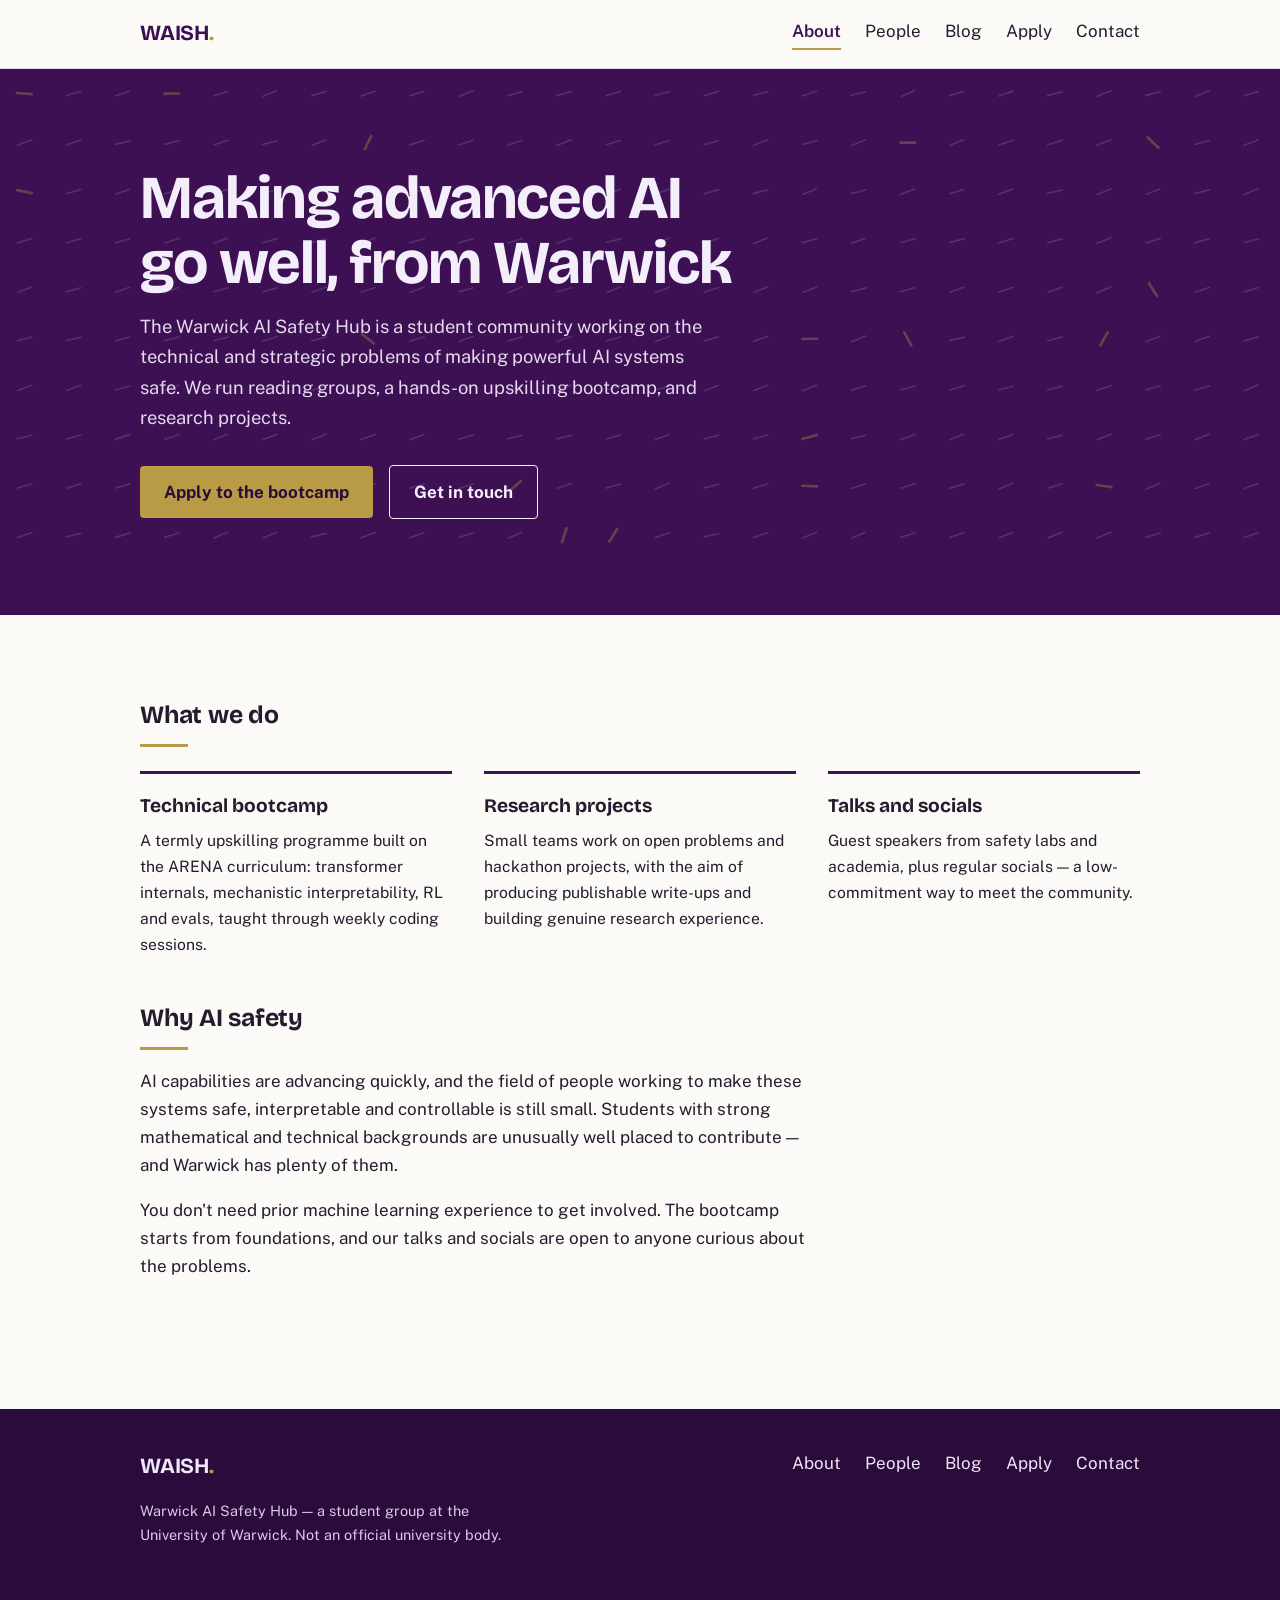
<file: index.html>
<!DOCTYPE html>
<html lang="en-GB">
<head>
  <meta charset="UTF-8">
  <meta name="viewport" content="width=device-width, initial-scale=1.0">
  <title>Warwick AI Safety Hub</title>
  <meta name="description" content="WAISH is the University of Warwick's student group for technical AI safety: reading groups, an ARENA-based bootcamp, talks and research projects.">
  <link rel="preconnect" href="https://fonts.googleapis.com">
  <link href="https://fonts.googleapis.com/css2?family=Bricolage+Grotesque:wght@500;700&family=Public+Sans:wght@400;600;700&display=swap" rel="stylesheet">
  <link rel="stylesheet" href="style.css">
</head>
<body>

<header class="site-header">
  <div class="inner">
    <a class="wordmark" href="index.html">WAISH<span>.</span></a>
    <nav class="site-nav" aria-label="Main">
      <a href="index.html" aria-current="page">About</a>
      <a href="people.html">People</a>
      <a href="https://waish.substack.com">Blog</a>
      <a href="apply.html">Apply</a>
      <a href="contact.html">Contact</a>
    </nav>
  </div>
</header>

<section class="hero">
  <!-- Decorative "alignment field": tick marks that mostly agree, a few that don't -->
  <svg class="field" id="alignment-field" aria-hidden="true" preserveAspectRatio="xMidYMid slice"></svg>
  <div class="inner">
    <h1>Making advanced AI go well, from Warwick</h1>
    <p>The Warwick AI Safety Hub is a student community working on the technical and strategic problems of making powerful AI systems safe. We run reading groups, a hands-on upskilling bootcamp, and research projects.</p>
    <a class="button" href="apply.html">Apply to the bootcamp</a>
    <a class="button quiet" href="contact.html">Get in touch</a>
  </div>
</section>

<main>
  <h2>What we do</h2>
  <div class="activities">
    <div class="activity">
      <h3>Technical bootcamp</h3>
      <p>A termly upskilling programme built on the ARENA curriculum: transformer internals, mechanistic interpretability, RL and evals, taught through weekly coding sessions.</p>
    </div>
    <div class="activity">
      <h3>Research projects</h3>
      <p>Small teams work on open problems and hackathon projects, with the aim of producing publishable write-ups and building genuine research experience.</p>
    </div>
    <div class="activity">
      <h3>Talks and socials</h3>
      <p>Guest speakers from safety labs and academia, plus regular socials — a low-commitment way to meet the community.</p>
    </div>
  </div>

  <h2>Why AI safety</h2>
  <p>AI capabilities are advancing quickly, and the field of people working to make these systems safe, interpretable and controllable is still small. Students with strong mathematical and technical backgrounds are unusually well placed to contribute — and Warwick has plenty of them.</p>
  <p>You don't need prior machine learning experience to get involved. The bootcamp starts from foundations, and our talks and socials are open to anyone curious about the problems.</p>
</main>

<footer class="site-footer">
  <div class="inner">
    <div>
      <a class="wordmark" href="index.html" style="color:#f0e6f8">WAISH<span>.</span></a>
      <p class="fine">Warwick AI Safety Hub — a student group at the University of Warwick. Not an official university body.</p>
    </div>
    <nav class="site-nav" aria-label="Footer">
      <a href="index.html">About</a>
      <a href="people.html">People</a>
      <a href="https://waish.substack.com">Blog</a>
      <a href="apply.html">Apply</a>
      <a href="contact.html">Contact</a>
    </nav>
  </div>
</footer>

<script>
/* Hero tick-mark field. Marks near the pointer turn gold and rotate,
   then ease back when it moves away. Decorative only. */
(function () {
  var svg = document.getElementById("alignment-field");
  var hero = document.querySelector(".hero");
  if (!svg || !hero) return;

  var W = 1200, H = 480, gap = 46, len = 14;
  var GOLD = "#b99a45", MUTED = "#8a6aa6";
  var TOUCH = 42;        /* marks this close to the pointer always react (SVG units) */
  var RADIUS = 120;      /* a few "keen" marks also react out to this distance */
  var KEEN = 0.18;       /* fraction of marks that are keen */
  var EXTRA_TURN = 38;   /* max additional rotation in degrees */

  svg.setAttribute("viewBox", "0 0 " + W + " " + H);
  var ns = "http://www.w3.org/2000/svg";
  var marks = [];

  for (var y = gap / 2; y < H; y += gap) {
    for (var x = gap / 2; x < W; x += gap) {
      var stray = Math.random() < 0.07;
      var angle = stray ? Math.random() * 180 : -18 + (Math.random() * 10 - 5);
      var line = document.createElementNS(ns, "line");
      line.setAttribute("x1", -len / 2); line.setAttribute("y1", 0);
      line.setAttribute("x2", len / 2);  line.setAttribute("y2", 0);
      line.style.stroke = stray ? GOLD : MUTED;
      line.style.strokeWidth = stray ? 2.5 : 1.5;
      line.setAttribute("stroke-linecap", "round");
      line.style.transform = "translate(" + x + "px," + y + "px) rotate(" + angle + "deg)";
      line.style.transition = "transform .35s ease, stroke .5s ease, stroke-width .5s ease";
      svg.appendChild(line);
      marks.push({ el: line, x: x, y: y, angle: angle, stray: stray, keen: Math.random() < KEEN });
    }
  }

  if (window.matchMedia("(prefers-reduced-motion: reduce)").matches) return;

  var pt = svg.createSVGPoint(), raf = null, pending = null;

  function apply(e) {
    pt.x = e.clientX; pt.y = e.clientY;
    var ctm = svg.getScreenCTM();
    if (!ctm) return;
    var p = pt.matrixTransform(ctm.inverse());
    for (var i = 0; i < marks.length; i++) {
      var m = marks[i];
      var d = Math.hypot(m.x - p.x, m.y - p.y);
      var reach = m.keen ? RADIUS : TOUCH;
      if (d < reach) {
        var t = 1 - d / reach;
        m.el.style.transform = "translate(" + m.x + "px," + m.y + "px) rotate(" + (m.angle + t * EXTRA_TURN) + "deg)";
        m.el.style.stroke = GOLD;
        m.el.style.strokeWidth = 2.5;
      } else if (!m.stray) {
        m.el.style.transform = "translate(" + m.x + "px," + m.y + "px) rotate(" + m.angle + "deg)";
        m.el.style.stroke = MUTED;
        m.el.style.strokeWidth = 1.5;
      }
    }
  }

  hero.addEventListener("pointermove", function (e) {
    pending = e;
    if (raf) return;
    raf = requestAnimationFrame(function () { raf = null; if (pending) apply(pending); });
  });

  hero.addEventListener("pointerleave", function () {
    for (var i = 0; i < marks.length; i++) {
      var m = marks[i];
      m.el.style.transform = "translate(" + m.x + "px," + m.y + "px) rotate(" + m.angle + "deg)";
      m.el.style.stroke = m.stray ? GOLD : MUTED;
      m.el.style.strokeWidth = m.stray ? 2.5 : 1.5;
    }
  });
})();
</script>

</body>
</html>
</file>
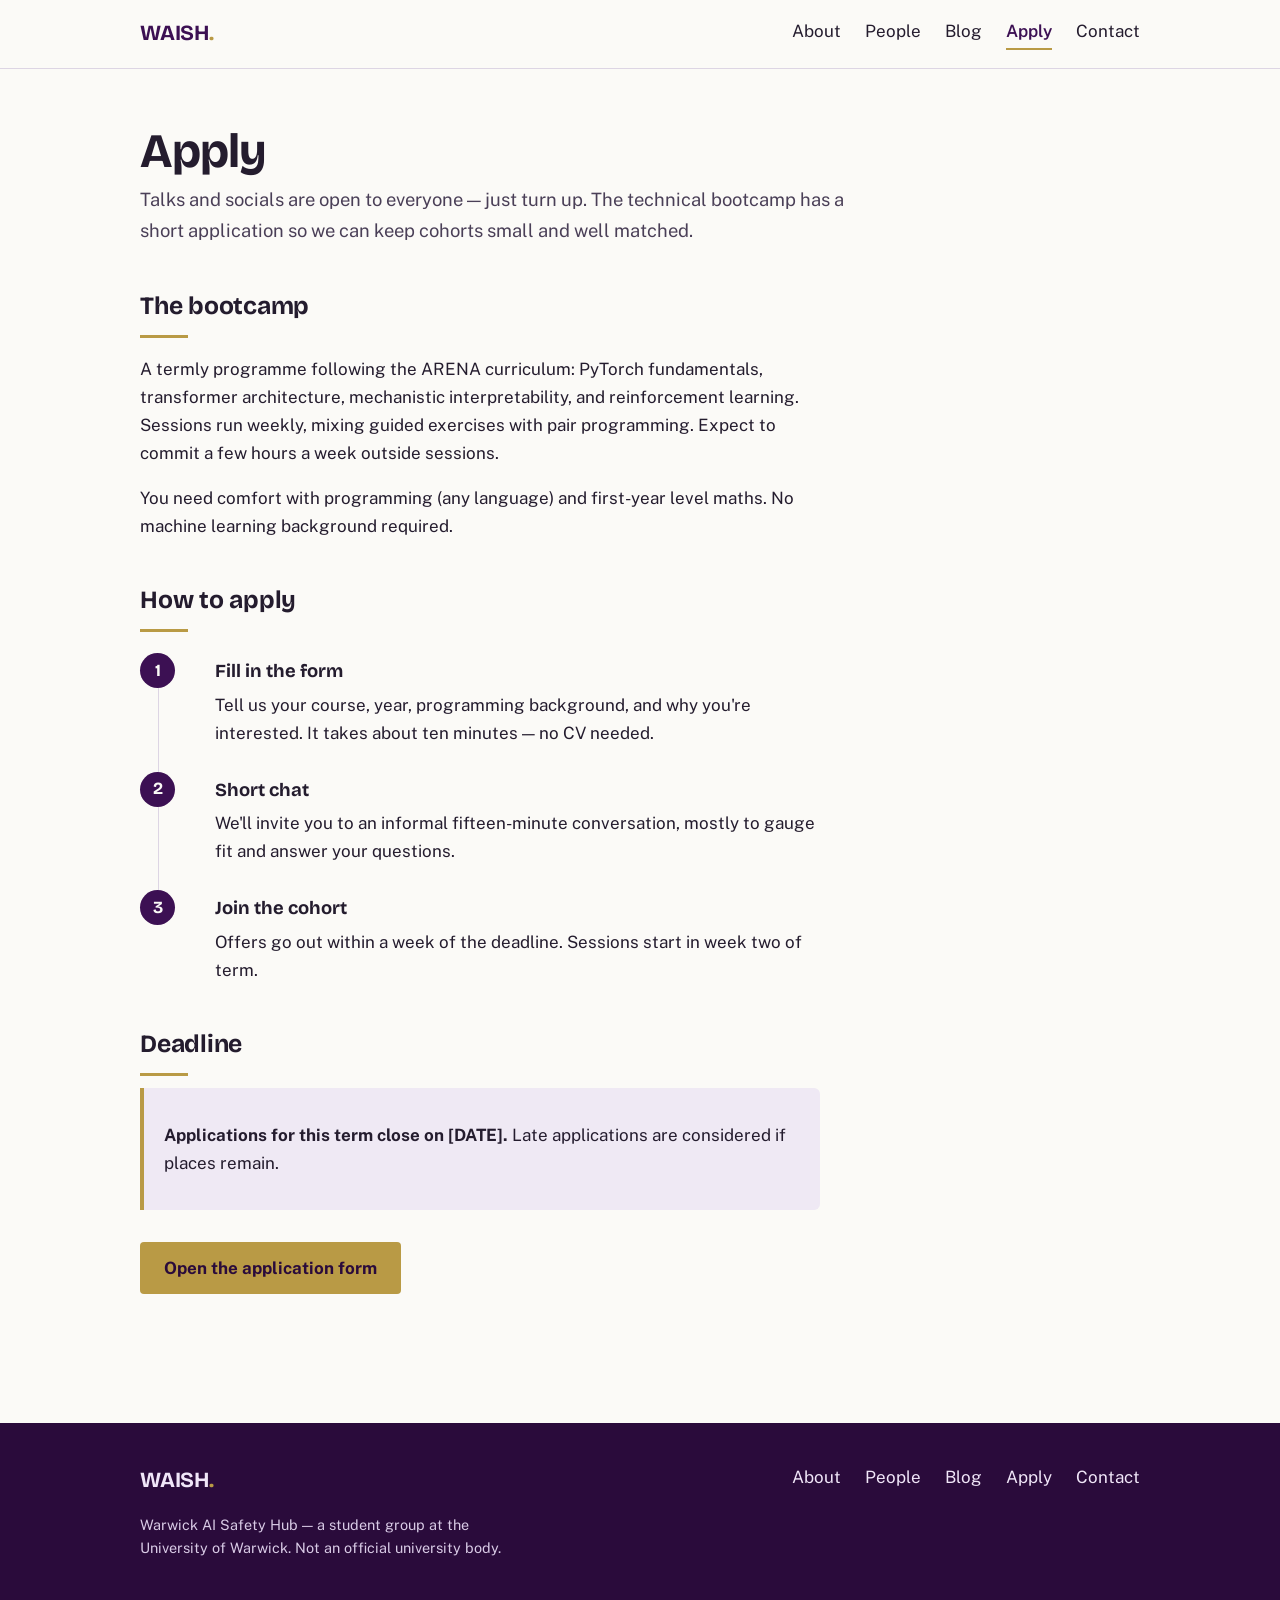
<file: apply.html>
<!DOCTYPE html>
<html lang="en-GB">
<head>
  <meta charset="UTF-8">
  <meta name="viewport" content="width=device-width, initial-scale=1.0">
  <title>Apply — Warwick AI Safety Hub</title>
  <link rel="preconnect" href="https://fonts.googleapis.com">
  <link href="https://fonts.googleapis.com/css2?family=Bricolage+Grotesque:wght@500;700&family=Public+Sans:wght@400;600;700&display=swap" rel="stylesheet">
  <link rel="stylesheet" href="style.css">
</head>
<body>

<header class="site-header">
  <div class="inner">
    <a class="wordmark" href="index.html">WAISH<span>.</span></a>
    <nav class="site-nav" aria-label="Main">
      <a href="index.html">About</a>
      <a href="people.html">People</a>
      <a href="https://waish.substack.com">Blog</a>
      <a href="apply.html" aria-current="page">Apply</a>
      <a href="contact.html">Contact</a>
    </nav>
  </div>
</header>

<main>
  <h1 class="page-title">Apply</h1>
  <p class="page-lede">Talks and socials are open to everyone — just turn up. The technical bootcamp has a short application so we can keep cohorts small and well matched.</p>

  <h2>The bootcamp</h2>
  <p>A termly programme following the ARENA curriculum: PyTorch fundamentals, transformer architecture, mechanistic interpretability, and reinforcement learning. Sessions run weekly, mixing guided exercises with pair programming. Expect to commit a few hours a week outside sessions.</p>
  <p>You need comfort with programming (any language) and first-year level maths. No machine learning background required.</p>

  <h2>How to apply</h2>
  <ol class="steps">
    <li>
      <h3>Fill in the form</h3>
      <p>Tell us your course, year, programming background, and why you're interested. It takes about ten minutes — no CV needed.</p>
    </li>
    <li>
      <h3>Short chat</h3>
      <p>We'll invite you to an informal fifteen-minute conversation, mostly to gauge fit and answer your questions.</p>
    </li>
    <li>
      <h3>Join the cohort</h3>
      <p>Offers go out within a week of the deadline. Sessions start in week two of term.</p>
    </li>
  </ol>

  <h2>Deadline</h2>
  <div class="notice">
    <p><strong>Applications for this term close on [DATE].</strong> Late applications are considered if places remain.</p>
  </div>

  <p style="margin-top:2rem">
    <!-- Replace # with your Google Form (or other) application link -->
    <a class="button" href="#">Open the application form</a>
  </p>
</main>

<footer class="site-footer">
  <div class="inner">
    <div>
      <a class="wordmark" href="index.html" style="color:#f0e6f8">WAISH<span>.</span></a>
      <p class="fine">Warwick AI Safety Hub — a student group at the University of Warwick. Not an official university body.</p>
    </div>
    <nav class="site-nav" aria-label="Footer">
      <a href="index.html">About</a>
      <a href="people.html">People</a>
      <a href="https://waish.substack.com">Blog</a>
      <a href="apply.html">Apply</a>
      <a href="contact.html">Contact</a>
    </nav>
  </div>
</footer>

</body>
</html>
</file>
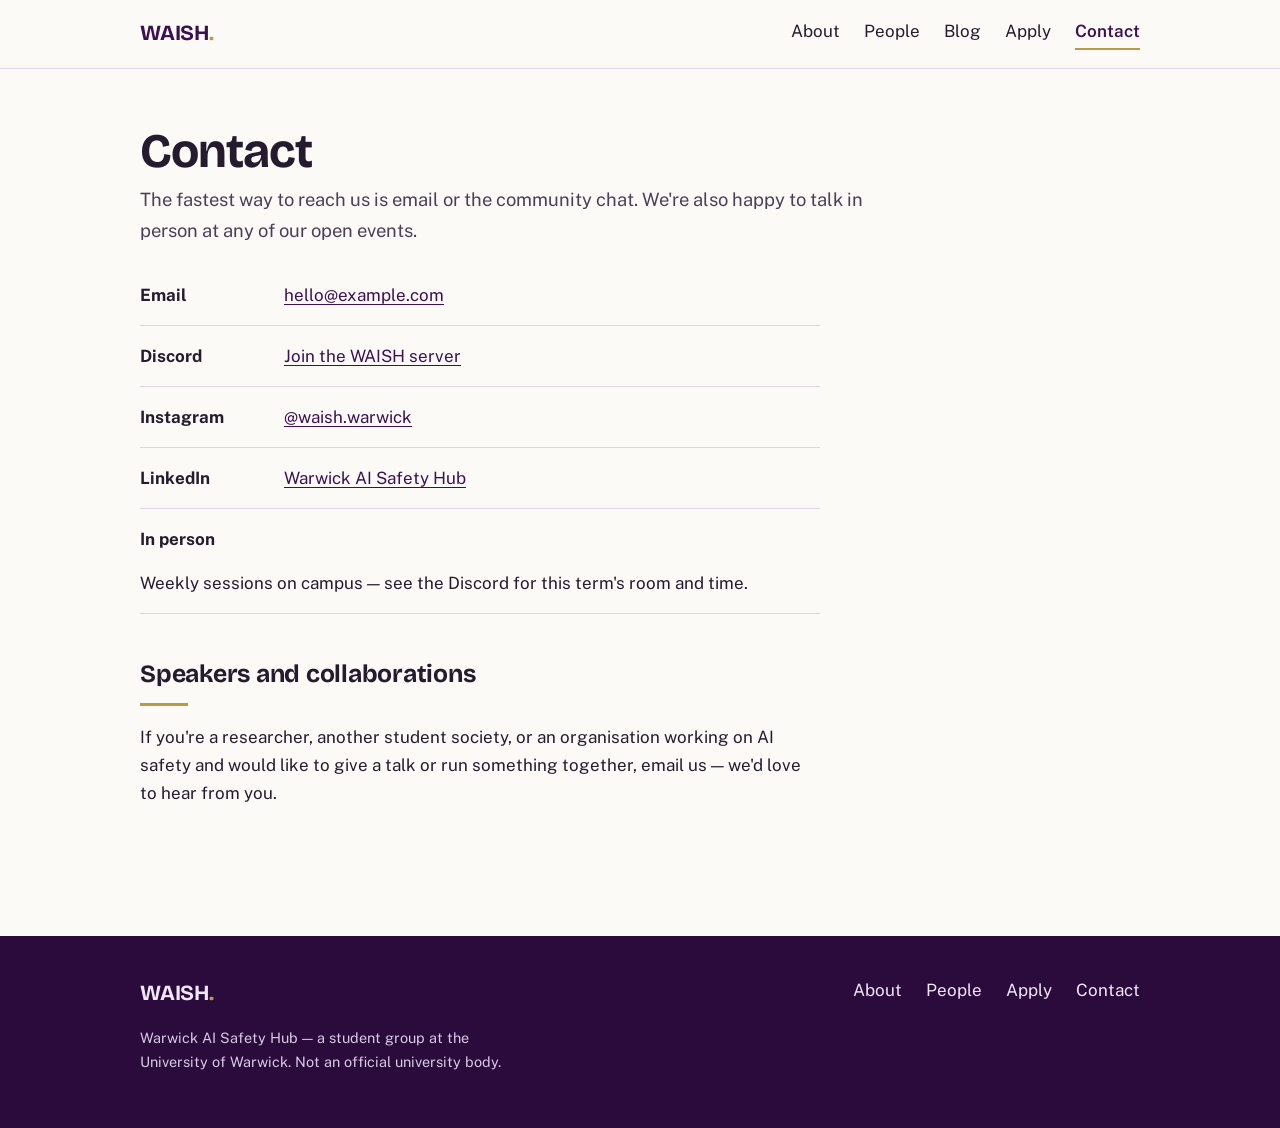
<file: contact.html>
<!DOCTYPE html>
<html lang="en-GB">
<head>
  <meta charset="UTF-8">
  <meta name="viewport" content="width=device-width, initial-scale=1.0">
  <title>Contact — Warwick AI Safety Hub</title>
  <link rel="preconnect" href="https://fonts.googleapis.com">
  <link href="https://fonts.googleapis.com/css2?family=Bricolage+Grotesque:wght@500;700&family=Public+Sans:wght@400;600;700&display=swap" rel="stylesheet">
  <link rel="stylesheet" href="style.css">
</head>
<body>

<header class="site-header">
  <div class="inner">
    <a class="wordmark" href="index.html">WAISH<span>.</span></a>
    <nav class="site-nav" aria-label="Main">
      <a href="index.html">About</a>
      <a href="people.html">People</a>
      <a href="https://waish.substack.com">Blog</a>
      <a href="apply.html">Apply</a>
      <a href="contact.html" aria-current="page">Contact</a>
    </nav>
  </div>
</header>

<main>
  <h1 class="page-title">Contact</h1>
  <p class="page-lede">The fastest way to reach us is email or the community chat. We're also happy to talk in person at any of our open events.</p>

  <ul class="contact-list">
    <!-- Swap the placeholders for your real details -->
    <li><span class="label">Email</span> <a href="mailto:hello@example.com">hello@example.com</a></li>
    <li><span class="label">Discord</span> <a href="#">Join the WAISH server</a></li>
    <li><span class="label">Instagram</span> <a href="#">@waish.warwick</a></li>
    <li><span class="label">LinkedIn</span> <a href="#">Warwick AI Safety Hub</a></li>
    <li><span class="label">In person</span> <span>Weekly sessions on campus — see the Discord for this term's room and time.</span></li>
  </ul>

  <h2>Speakers and collaborations</h2>
  <p>If you're a researcher, another student society, or an organisation working on AI safety and would like to give a talk or run something together, email us — we'd love to hear from you.</p>
</main>

<footer class="site-footer">
  <div class="inner">
    <div>
      <a class="wordmark" href="index.html" style="color:#f0e6f8">WAISH<span>.</span></a>
      <p class="fine">Warwick AI Safety Hub — a student group at the University of Warwick. Not an official university body.</p>
    </div>
    <nav class="site-nav" aria-label="Footer">
      <a href="index.html">About</a>
      <a href="people.html">People</a>
      <a href="apply.html">Apply</a>
      <a href="contact.html">Contact</a>
    </nav>
  </div>
</footer>

</body>
</html>
</file>
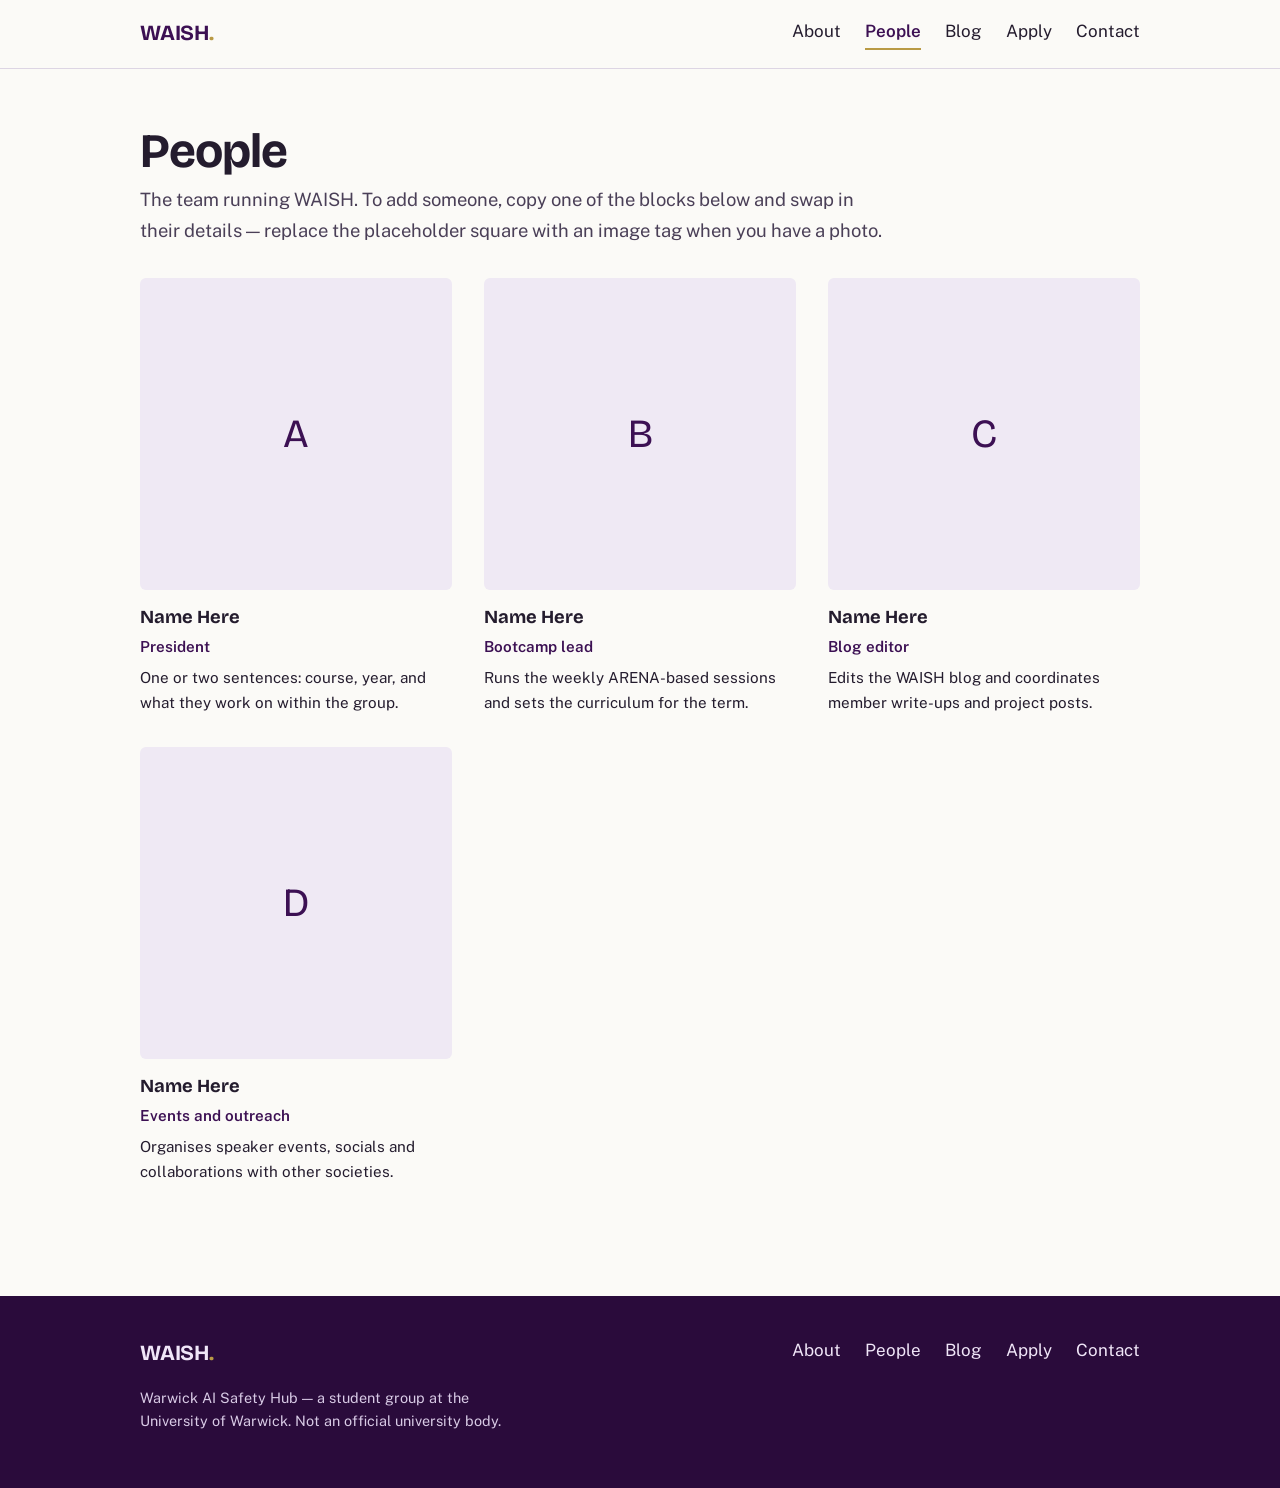
<file: people.html>
<!DOCTYPE html>
<html lang="en-GB">
<head>
  <meta charset="UTF-8">
  <meta name="viewport" content="width=device-width, initial-scale=1.0">
  <title>People — Warwick AI Safety Hub</title>
  <link rel="preconnect" href="https://fonts.googleapis.com">
  <link href="https://fonts.googleapis.com/css2?family=Bricolage+Grotesque:wght@500;700&family=Public+Sans:wght@400;600;700&display=swap" rel="stylesheet">
  <link rel="stylesheet" href="style.css">
</head>
<body>

<header class="site-header">
  <div class="inner">
    <a class="wordmark" href="index.html">WAISH<span>.</span></a>
    <nav class="site-nav" aria-label="Main">
      <a href="index.html">About</a>
      <a href="people.html" aria-current="page">People</a>
      <a href="https://waish.substack.com">Blog</a>
      <a href="apply.html">Apply</a>
      <a href="contact.html">Contact</a>
    </nav>
  </div>
</header>

<main>
  <h1 class="page-title">People</h1>
  <p class="page-lede">The team running WAISH. To add someone, copy one of the blocks below and swap in their details — replace the placeholder square with an image tag when you have a photo.</p>

  <div class="people">
    <!-- To use a photo instead of the initial, replace the div below with:
         <img src="images/name.jpg" alt="Photo of NAME"> -->
    <div class="person">
      <div class="placeholder" aria-hidden="true">A</div>
      <h3>Name Here</h3>
      <p class="role">President</p>
      <p>One or two sentences: course, year, and what they work on within the group.</p>
    </div>

    <div class="person">
      <div class="placeholder" aria-hidden="true">B</div>
      <h3>Name Here</h3>
      <p class="role">Bootcamp lead</p>
      <p>Runs the weekly ARENA-based sessions and sets the curriculum for the term.</p>
    </div>

    <div class="person">
      <div class="placeholder" aria-hidden="true">C</div>
      <h3>Name Here</h3>
      <p class="role">Blog editor</p>
      <p>Edits the WAISH blog and coordinates member write-ups and project posts.</p>
    </div>

    <div class="person">
      <div class="placeholder" aria-hidden="true">D</div>
      <h3>Name Here</h3>
      <p class="role">Events and outreach</p>
      <p>Organises speaker events, socials and collaborations with other societies.</p>
    </div>
  </div>
</main>

<footer class="site-footer">
  <div class="inner">
    <div>
      <a class="wordmark" href="index.html" style="color:#f0e6f8">WAISH<span>.</span></a>
      <p class="fine">Warwick AI Safety Hub — a student group at the University of Warwick. Not an official university body.</p>
    </div>
    <nav class="site-nav" aria-label="Footer">
      <a href="index.html">About</a>
      <a href="people.html">People</a>
      <a href="https://waish.substack.com">Blog</a>
      <a href="apply.html">Apply</a>
      <a href="contact.html">Contact</a>
    </nav>
  </div>
</footer>

</body>
</html>
</file>
<file: style.css>
/* ============================================================
   WAISH — Warwick AI Safety Hub
   ------------------------------------------------------------
   CUSTOMISE HERE: colours, fonts and spacing all live in the
   variables below. Change a value once and it applies site-wide.
   ============================================================ */

:root {
  /* Colours (Warwick aubergine + gold) */
  --ink: #241c2e;          /* body text */
  --paper: #fbfaf7;        /* page background */
  --aubergine: #3c1053;    /* primary brand colour */
  --aubergine-deep: #2a0b3b;
  --gold: #b99a45;         /* accent */
  --lilac: #efe9f4;        /* tinted surface */
  --line: #ddd5e4;         /* hairlines */

  /* Type */
  --font-display: "Bricolage Grotesque", Georgia, serif;
  --font-body: "Public Sans", system-ui, -apple-system, sans-serif;

  /* Layout */
  --measure: 68ch;         /* max width of running text */
  --page-max: 1080px;      /* max width of the page */
  --pad: clamp(1.25rem, 4vw, 2.5rem);
}

* { box-sizing: border-box; }

html { scroll-behavior: smooth; }
@media (prefers-reduced-motion: reduce) {
  html { scroll-behavior: auto; }
  * { animation: none !important; transition: none !important; }
}

body {
  margin: 0;
  background: var(--paper);
  color: var(--ink);
  font-family: var(--font-body);
  font-size: 1.0625rem;
  line-height: 1.65;
}

a { color: var(--aubergine); text-decoration-thickness: 1px; text-underline-offset: 3px; }
a:hover { color: var(--aubergine-deep); text-decoration-thickness: 2px; }
:focus-visible { outline: 3px solid var(--gold); outline-offset: 2px; }

/* ---------- Header & navigation ---------- */

.site-header {
  border-bottom: 1px solid var(--line);
  background: var(--paper);
}

.site-header .inner {
  max-width: var(--page-max);
  margin: 0 auto;
  padding: 1rem var(--pad);
  display: flex;
  align-items: center;
  justify-content: space-between;
  gap: 1rem;
  flex-wrap: wrap;
}

.wordmark {
  font-family: var(--font-display);
  font-weight: 700;
  font-size: 1.35rem;
  letter-spacing: -0.01em;
  color: var(--aubergine);
  text-decoration: none;
}
.wordmark span { color: var(--gold); }

.site-nav { display: flex; gap: 1.5rem; flex-wrap: wrap; }
.site-nav a {
  text-decoration: none;
  color: var(--ink);
  padding-bottom: 3px;
  border-bottom: 2px solid transparent;
}
.site-nav a:hover { border-bottom-color: var(--line); }
.site-nav a[aria-current="page"] {
  border-bottom-color: var(--gold);
  color: var(--aubergine);
  font-weight: 600;
}

/* ---------- Hero ---------- */

.hero {
  position: relative;
  background: var(--aubergine);
  color: #f4eefa;
  overflow: hidden;
}
.hero .inner {
  position: relative;
  max-width: var(--page-max);
  margin: 0 auto;
  padding: clamp(3rem, 9vw, 6rem) var(--pad);
}
.hero h1 {
  font-family: var(--font-display);
  font-size: clamp(2.2rem, 6vw, 3.8rem);
  line-height: 1.08;
  letter-spacing: -0.02em;
  margin: 0 0 1rem;
  max-width: 16ch;
}
.hero p {
  max-width: 52ch;
  font-size: 1.15rem;
  margin: 0 0 2rem;
  color: #e4d9ee;
}
.hero .field {
  position: absolute;
  inset: 0;
  opacity: 0.35;
  pointer-events: none;
}

.button {
  display: inline-block;
  background: var(--gold);
  color: var(--aubergine-deep);
  font-weight: 700;
  text-decoration: none;
  padding: 0.75rem 1.5rem;
  border-radius: 4px;
}
.button:hover { background: #cbae5c; color: var(--aubergine-deep); }
.button.quiet {
  background: transparent;
  color: inherit;
  border: 1px solid currentColor;
  margin-left: 0.75rem;
}

/* ---------- Page body ---------- */

main { max-width: var(--page-max); margin: 0 auto; padding: 2.5rem var(--pad) 4rem; }

h1.page-title {
  font-family: var(--font-display);
  font-size: clamp(2rem, 5vw, 3rem);
  letter-spacing: -0.02em;
  line-height: 1.1;
  margin: 1rem 0 0.5rem;
}
.page-lede { max-width: var(--measure); font-size: 1.15rem; color: #4a3f57; margin-top: 0; }

h2 {
  font-family: var(--font-display);
  font-size: 1.55rem;
  letter-spacing: -0.01em;
  margin: 2.5rem 0 0.75rem;
}
h2::after {
  content: "";
  display: block;
  width: 3rem;
  height: 3px;
  background: var(--gold);
  margin-top: 0.5rem;
}

p, ul, ol { max-width: var(--measure); }

/* ---------- Activity list (home) ---------- */

.activities { display: grid; grid-template-columns: repeat(auto-fit, minmax(260px, 1fr)); gap: 2rem; margin-top: 1.5rem; }
.activity { border-top: 3px solid var(--aubergine); padding-top: 1rem; }
.activity h3 { font-family: var(--font-display); font-size: 1.2rem; margin: 0 0 0.4rem; }
.activity p { margin: 0; font-size: 0.98rem; }

/* ---------- People ---------- */

.people { display: grid; grid-template-columns: repeat(auto-fill, minmax(230px, 1fr)); gap: 2rem; margin-top: 2rem; }
.person img, .person .placeholder {
  width: 100%;
  aspect-ratio: 1;
  object-fit: cover;
  border-radius: 6px;
  background: var(--lilac);
  display: grid;
  place-items: center;
  color: var(--aubergine);
  font-family: var(--font-display);
  font-size: 2.5rem;
}
.person h3 { font-family: var(--font-display); font-size: 1.15rem; margin: 0.75rem 0 0.1rem; }
.person .role { color: var(--aubergine); font-weight: 600; font-size: 0.95rem; margin: 0 0 0.35rem; }
.person p { font-size: 0.95rem; margin: 0; }

/* ---------- Apply steps ---------- */

.steps { list-style: none; counter-reset: step; padding: 0; margin: 1.5rem 0 0; max-width: var(--measure); }
.steps li {
  counter-increment: step;
  position: relative;
  padding: 0 0 1.75rem 3.5rem;
  border-left: 1px solid var(--line);
  margin-left: 1.1rem;
}
.steps li:last-child { border-left-color: transparent; padding-bottom: 0; }
.steps li::before {
  content: counter(step);
  position: absolute;
  left: -1.15rem;
  top: -0.2rem;
  width: 2.2rem;
  height: 2.2rem;
  border-radius: 50%;
  background: var(--aubergine);
  color: var(--paper);
  font-family: var(--font-display);
  font-weight: 700;
  display: grid;
  place-items: center;
}
.steps h3 { font-family: var(--font-display); font-size: 1.15rem; margin: 0 0 0.25rem; }
.steps p { margin: 0; }

.notice {
  background: var(--lilac);
  border-left: 4px solid var(--gold);
  padding: 1rem 1.25rem;
  max-width: var(--measure);
  border-radius: 0 6px 6px 0;
}

/* ---------- Contact ---------- */

.contact-list { list-style: none; padding: 0; max-width: var(--measure); }
.contact-list li { padding: 1rem 0; border-bottom: 1px solid var(--line); display: flex; gap: 1rem; flex-wrap: wrap; }
.contact-list .label { font-weight: 700; min-width: 8rem; }

/* ---------- Footer ---------- */

.site-footer { background: var(--aubergine-deep); color: #d9cbe6; margin-top: 3rem; }
.site-footer .inner {
  max-width: var(--page-max);
  margin: 0 auto;
  padding: 2.5rem var(--pad);
  display: flex;
  justify-content: space-between;
  gap: 2rem;
  flex-wrap: wrap;
}
.site-footer a { color: #f0e6f8; }
.site-footer .fine { font-size: 0.9rem; max-width: 44ch; }
</file>
